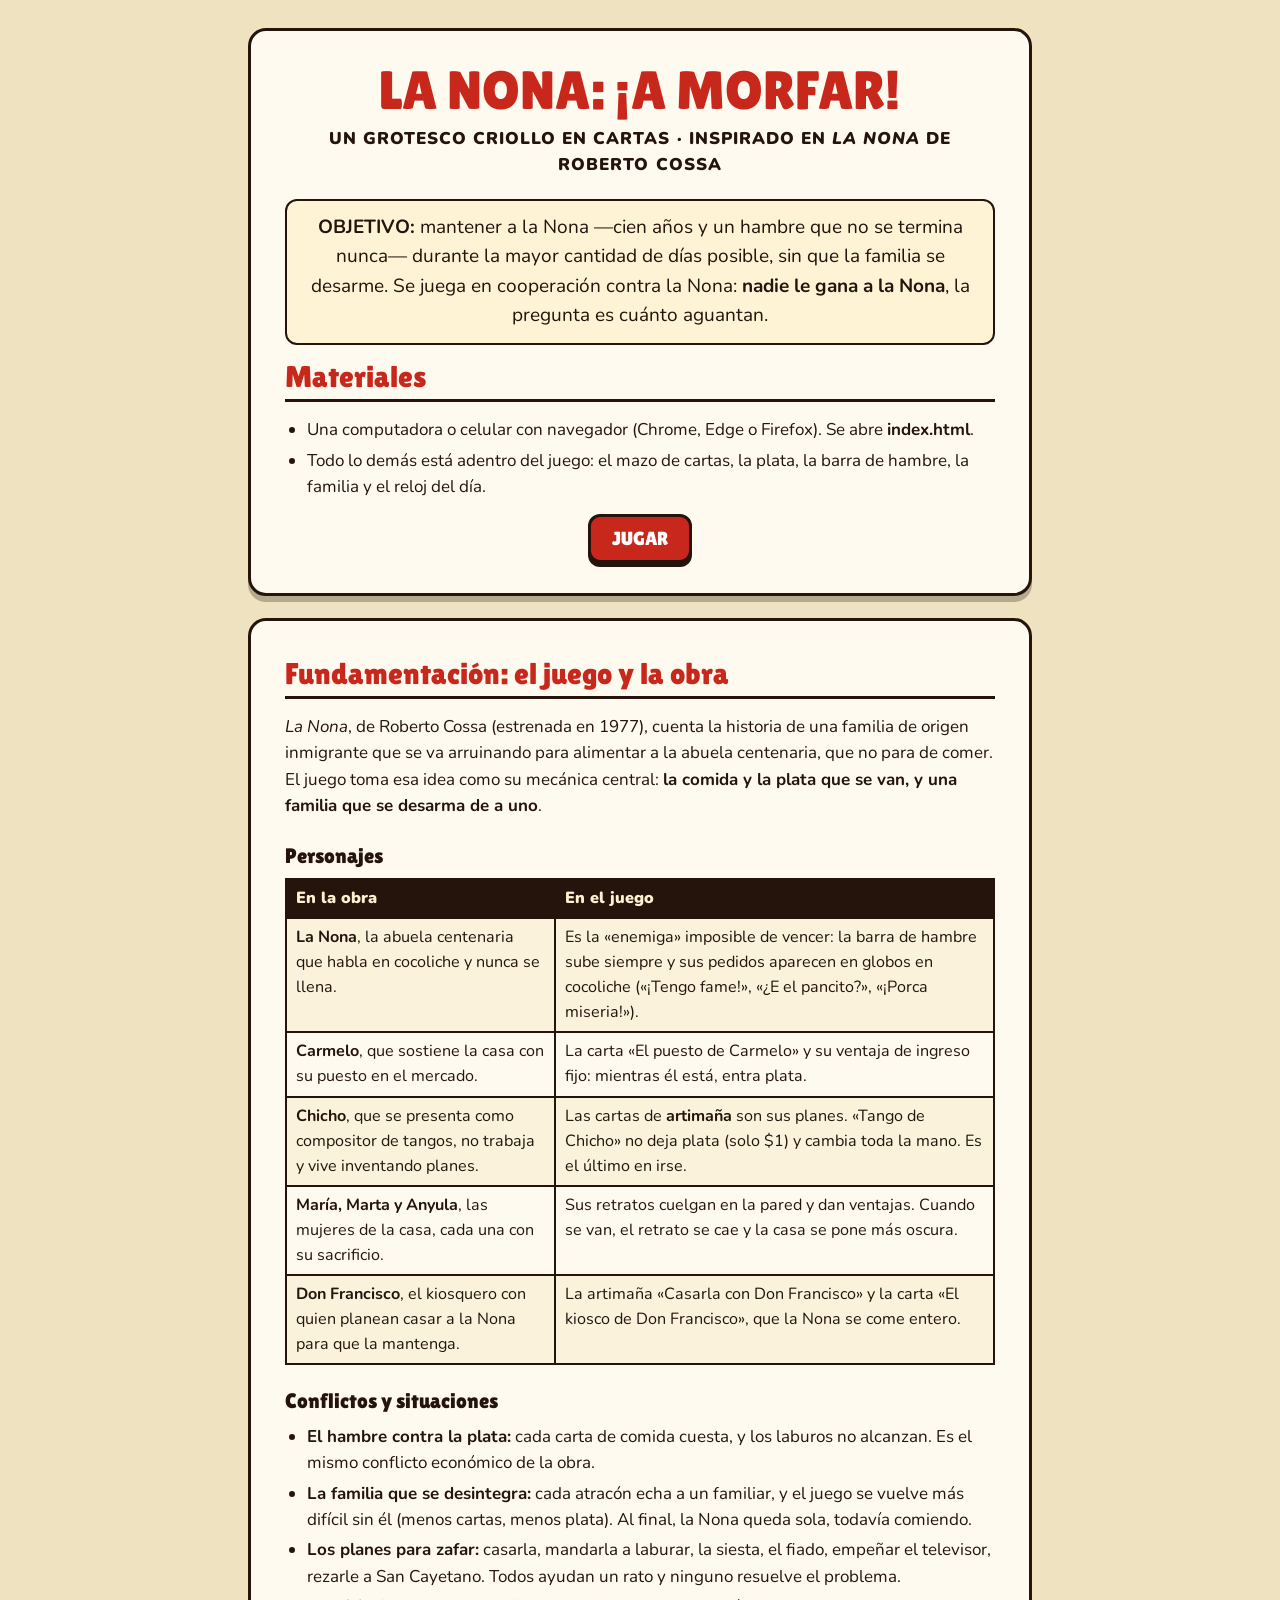
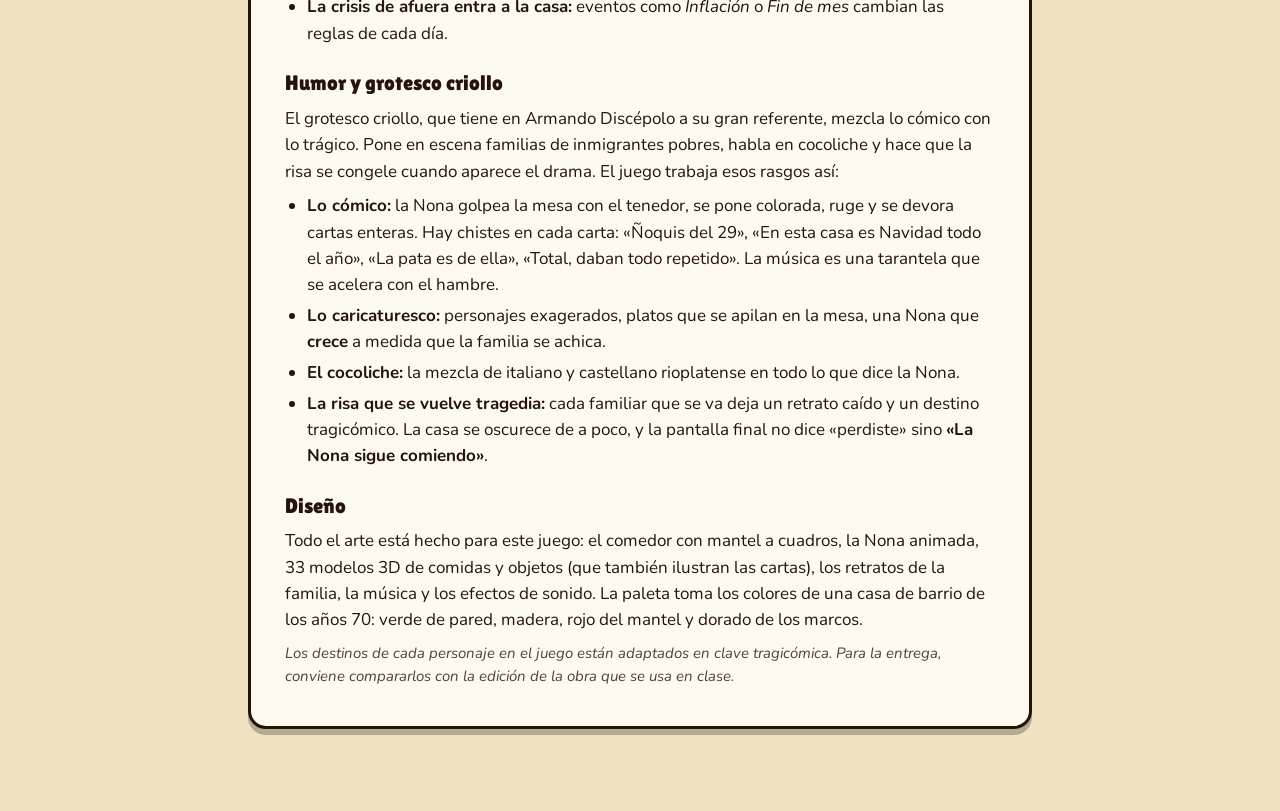
<file: reglamento.html>
<!DOCTYPE html>
<html lang="es">
<head>
<meta charset="utf-8">
<meta name="viewport" content="width=device-width, initial-scale=1">
<title>La Nona: ¡A Morfar! — Reglamento y fundamentación</title>
<link rel="preconnect" href="https://fonts.googleapis.com">
<link rel="preconnect" href="https://fonts.gstatic.com" crossorigin>
<link href="https://fonts.googleapis.com/css2?family=Lilita+One&family=Nunito:ital,wght@0,400;0,700;0,900;1,400&display=swap" rel="stylesheet">
<style>
  :root{--cream:#fbf0d0;--paper:#fffaf0;--red:#c8281c;--dark:#24140c;--gold:#c9920f;--green:#2c8a57;--blue:#2b62ab}
  *{box-sizing:border-box}
  body{margin:0;background:#efe2c0;color:var(--dark);font-family:'Nunito',system-ui,sans-serif;font-size:17px;line-height:1.55}
  main{max-width:820px;margin:0 auto;padding:28px 18px 60px}
  .hoja{background:var(--paper);border:3px solid var(--dark);border-radius:18px;padding:30px 34px;margin-bottom:22px;box-shadow:0 6px 0 rgba(0,0,0,.25)}
  h1,h2,h3{font-family:'Lilita One','Arial Black',sans-serif;font-weight:400;line-height:1.1;margin:0 0 .5em}
  h1{font-size:54px;color:var(--red);text-align:center;margin-bottom:.1em}
  .sub{text-align:center;font-weight:900;letter-spacing:.06em;margin:0 0 1.2em}
  h2{font-size:30px;color:var(--red);border-bottom:3px solid var(--dark);padding-bottom:.2em;margin-top:.2em}
  h3{font-size:21px;color:var(--dark);margin-top:1.2em}
  p{margin:.5em 0}
  ul,ol{padding-left:1.3em;margin:.4em 0}
  li{margin:.25em 0}
  .tag{display:inline-block;font-weight:900;font-size:.82em;padding:.05em .6em;border-radius:1em;color:#fff;letter-spacing:.04em}
  .tc{background:var(--red)} .tl{background:var(--green)} .ta{background:var(--blue)}
  .caja{background:#fff3d6;border:2px solid var(--dark);border-radius:12px;padding:12px 16px;margin:.8em 0}
  .obj{font-size:1.12em;text-align:center}
  table{width:100%;border-collapse:collapse;margin:.6em 0;font-size:.95em}
  th,td{border:2px solid var(--dark);padding:6px 9px;text-align:left;vertical-align:top}
  th{background:var(--dark);color:var(--cream);font-weight:900}
  tr:nth-child(even) td{background:#fbf2dc}
  .nota{font-size:.88em;font-style:italic;opacity:.8}
  .acciones{display:flex;gap:12px;justify-content:center;flex-wrap:wrap;margin-top:14px}
  .btn{font-family:'Lilita One',sans-serif;font-size:19px;text-decoration:none;color:#fff;background:var(--red);border:3px solid var(--dark);border-radius:12px;padding:.35em 1.1em;box-shadow:0 4px 0 var(--dark);cursor:pointer}
  .btn.alt{background:var(--cream);color:var(--dark)}
  @media print{
    body{background:#fff;font-size:12.5pt}
    main{padding:0;max-width:none}
    .hoja{box-shadow:none;border:none;padding:0;margin:0 0 10mm;page-break-after:always}
    .acciones{display:none}
    @page{size:A4;margin:16mm}
    *{-webkit-print-color-adjust:exact;print-color-adjust:exact}
  }
</style>
</head>
<body>
<main>

<!-- ======================= PORTADA / REGLAMENTO ======================= -->
<section class="hoja">
  <h1>LA NONA: ¡A MORFAR!</h1>
  <p class="sub">UN GROTESCO CRIOLLO EN CARTAS · INSPIRADO EN <i>LA NONA</i> DE ROBERTO COSSA</p>

  <div class="caja obj"><b>OBJETIVO:</b> mantener a la Nona —cien años y un hambre que no se termina nunca— durante la mayor cantidad de días posible, sin que la familia se desarme. Se juega en cooperación contra la Nona: <b>nadie le gana a la Nona</b>, la pregunta es cuánto aguantan.</div>

  <h2>Materiales</h2>
  <ul>
    <li>Una computadora o celular con navegador (Chrome, Edge o Firefox). Se abre <b>index.html</b>.</li>
    <li>Todo lo demás está adentro del juego: el mazo de cartas, la plata, la barra de hambre, la familia y el reloj del día.</li>
  </ul>
  <div class="acciones">
    <a class="btn" href="index.html">JUGAR</a>
  </div>
</section>

<!-- ======================= FUNDAMENTACIÓN ======================= -->
<section class="hoja">
  <h2>Fundamentación: el juego y la obra</h2>
  <p><i>La Nona</i>, de Roberto Cossa (estrenada en 1977), cuenta la historia de una familia de origen inmigrante que se va arruinando para alimentar a la abuela centenaria, que no para de comer. El juego toma esa idea como su mecánica central: <b>la comida y la plata que se van, y una familia que se desarma de a uno</b>.</p>

  <h3>Personajes</h3>
  <table>
    <tr><th>En la obra</th><th>En el juego</th></tr>
    <tr><td><b>La Nona</b>, la abuela centenaria que habla en cocoliche y nunca se llena.</td><td>Es la «enemiga» imposible de vencer: la barra de hambre sube siempre y sus pedidos aparecen en globos en cocoliche («¡Tengo fame!», «¿E el pancito?», «¡Porca miseria!»).</td></tr>
    <tr><td><b>Carmelo</b>, que sostiene la casa con su puesto en el mercado.</td><td>La carta «El puesto de Carmelo» y su ventaja de ingreso fijo: mientras él está, entra plata.</td></tr>
    <tr><td><b>Chicho</b>, que se presenta como compositor de tangos, no trabaja y vive inventando planes.</td><td>Las cartas de <b>artimaña</b> son sus planes. «Tango de Chicho» no deja plata (solo $1) y cambia toda la mano. Es el último en irse.</td></tr>
    <tr><td><b>María, Marta y Anyula</b>, las mujeres de la casa, cada una con su sacrificio.</td><td>Sus retratos cuelgan en la pared y dan ventajas. Cuando se van, el retrato se cae y la casa se pone más oscura.</td></tr>
    <tr><td><b>Don Francisco</b>, el kiosquero con quien planean casar a la Nona para que la mantenga.</td><td>La artimaña «Casarla con Don Francisco» y la carta «El kiosco de Don Francisco», que la Nona se come entero.</td></tr>
  </table>

  <h3>Conflictos y situaciones</h3>
  <ul>
    <li><b>El hambre contra la plata:</b> cada carta de comida cuesta, y los laburos no alcanzan. Es el mismo conflicto económico de la obra.</li>
    <li><b>La familia que se desintegra:</b> cada atracón echa a un familiar, y el juego se vuelve más difícil sin él (menos cartas, menos plata). Al final, la Nona queda sola, todavía comiendo.</li>
    <li><b>Los planes para zafar:</b> casarla, mandarla a laburar, la siesta, el fiado, empeñar el televisor, rezarle a San Cayetano. Todos ayudan un rato y ninguno resuelve el problema.</li>
    <li><b>La crisis de afuera entra a la casa:</b> eventos como <i>Inflación</i> o <i>Fin de mes</i> cambian las reglas de cada día.</li>
  </ul>

  <h3>Humor y grotesco criollo</h3>
  <p>El grotesco criollo, que tiene en Armando Discépolo a su gran referente, mezcla lo cómico con lo trágico. Pone en escena familias de inmigrantes pobres, habla en cocoliche y hace que la risa se congele cuando aparece el drama. El juego trabaja esos rasgos así:</p>
  <ul>
    <li><b>Lo cómico:</b> la Nona golpea la mesa con el tenedor, se pone colorada, ruge y se devora cartas enteras. Hay chistes en cada carta: «Ñoquis del 29», «En esta casa es Navidad todo el año», «La pata es de ella», «Total, daban todo repetido». La música es una tarantela que se acelera con el hambre.</li>
    <li><b>Lo caricaturesco:</b> personajes exagerados, platos que se apilan en la mesa, una Nona que <b>crece</b> a medida que la familia se achica.</li>
    <li><b>El cocoliche:</b> la mezcla de italiano y castellano rioplatense en todo lo que dice la Nona.</li>
    <li><b>La risa que se vuelve tragedia:</b> cada familiar que se va deja un retrato caído y un destino tragicómico. La casa se oscurece de a poco, y la pantalla final no dice «perdiste» sino <b>«La Nona sigue comiendo»</b>.</li>
  </ul>

  <h3>Diseño</h3>
  <p>Todo el arte está hecho para este juego: el comedor con mantel a cuadros, la Nona animada, 33 modelos 3D de comidas y objetos (que también ilustran las cartas), los retratos de la familia, la música y los efectos de sonido. La paleta toma los colores de una casa de barrio de los años 70: verde de pared, madera, rojo del mantel y dorado de los marcos.</p>
  <p class="nota">Los destinos de cada personaje en el juego están adaptados en clave tragicómica. Para la entrega, conviene compararlos con la edición de la obra que se usa en clase.</p>
</section>

</main>
</body>
</html>
</file>
